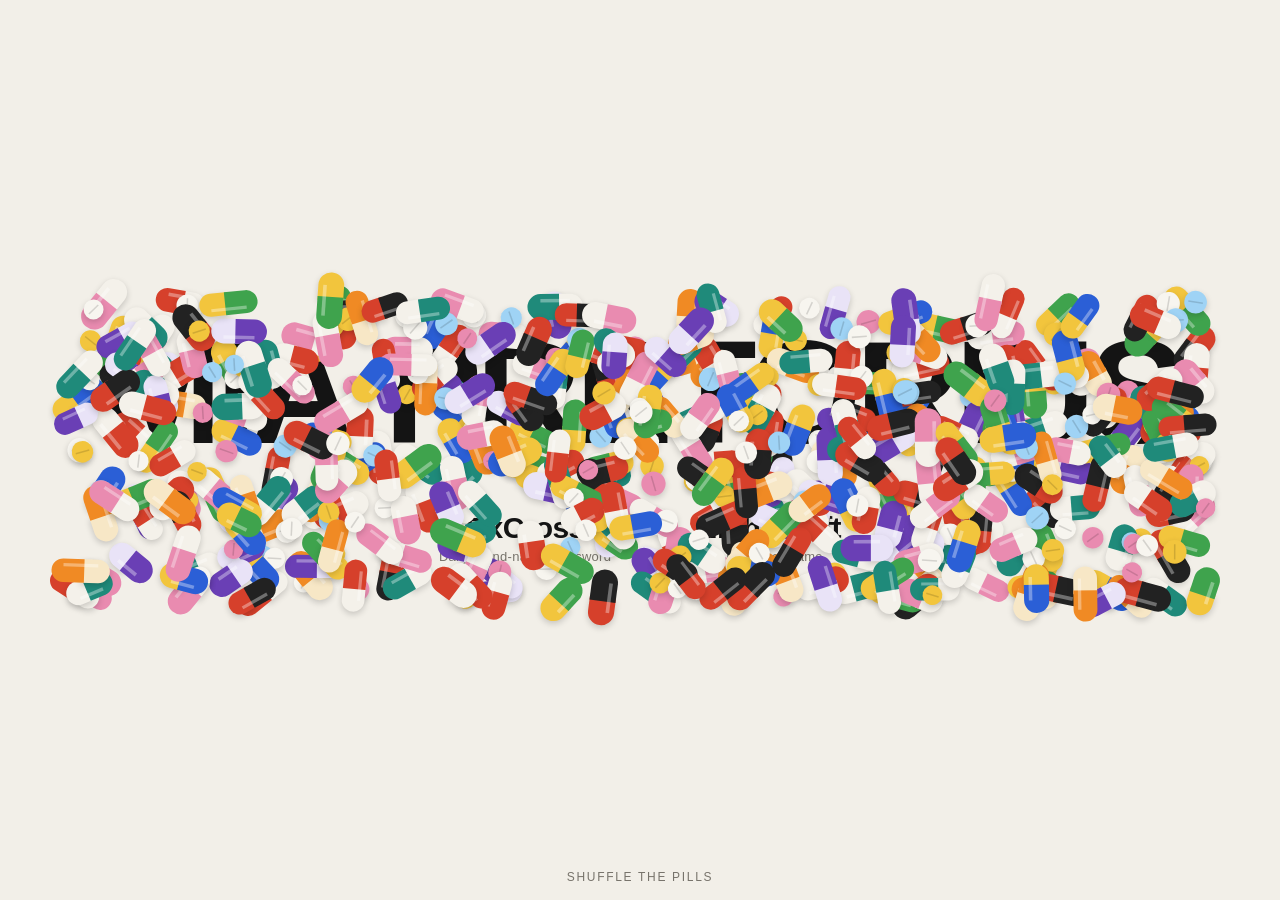
<file: index.html>
<!doctype html>
<html lang="en">
<head>
  <meta charset="utf-8">
  <meta name="viewport" content="width=device-width, initial-scale=1, viewport-fit=cover">
  <title>Mia Pretorius</title>
  <meta name="description" content="Mia Pretorius. Pharmacy, puzzles and a pharmacy game.">
  <link rel="icon" href="data:image/svg+xml,%3Csvg xmlns='http://www.w3.org/2000/svg' viewBox='0 0 64 64'%3E%3Cg transform='rotate(-35 32 32)'%3E%3Crect x='8' y='22' width='48' height='20' rx='10' fill='%23f2f0ea'/%3E%3Cpath d='M18 22h14v20H18a10 10 0 0 1 0-20z' fill='%23d6402b'/%3E%3C/g%3E%3C/svg%3E">
  <link rel="stylesheet" href="landing.css">
</head>
<body>
  <main class="stage">
    <h1 class="name" id="name"><span>Mia</span> <span>Pretorius</span></h1>
    <nav class="links" id="links" aria-label="Projects">
      <a href="rxcross/">
        <span class="link-title">RxCross</span>
        <span class="link-sub">Daily brand-name crossword</span>
      </a>
      <a href="pharmacy/">
        <span class="link-title">Night Shift</span>
        <span class="link-sub">A pharmacy game</span>
      </a>
    </nav>
  </main>
  <p class="hint" id="hint">Shuffle the pills</p>
  <canvas id="pills" class="pills" aria-hidden="true"></canvas>
  <script src="landing.js"></script>
</body>
</html>
</file>
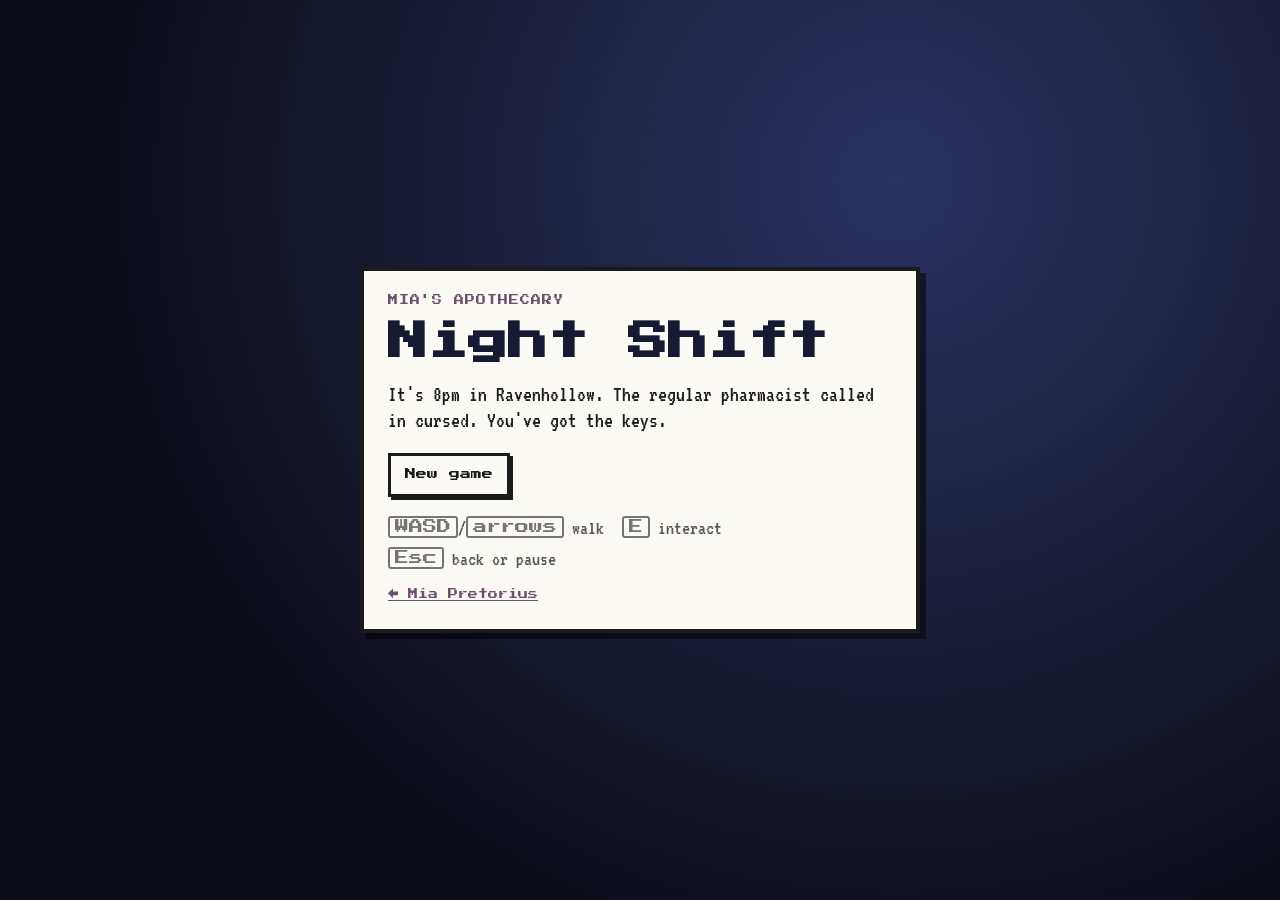
<file: pharmacy/index.html>
<!doctype html>
<html lang="en">
<head>
  <meta charset="utf-8">
  <meta name="viewport" content="width=device-width, initial-scale=1, viewport-fit=cover">
  <title>Night Shift</title>
  <meta name="description" content="Night Shift: run a late-night apothecary as Mia. Check IDs, spot forged scripts and compound occult remedies.">
  <link rel="icon" href="data:image/svg+xml,%3Csvg xmlns='http://www.w3.org/2000/svg' viewBox='0 0 16 16' shape-rendering='crispEdges'%3E%3Crect width='16' height='16' fill='%23161a33'/%3E%3Crect x='4' y='3' width='8' height='6' fill='%23f2ecc7'/%3E%3Crect x='6' y='3' width='6' height='4' fill='%23161a33'/%3E%3Crect x='3' y='10' width='10' height='3' fill='%233fd17a'/%3E%3C/svg%3E">
  <link rel="preconnect" href="https://fonts.googleapis.com">
  <link rel="preconnect" href="https://fonts.gstatic.com" crossorigin>
  <link rel="stylesheet" href="https://fonts.googleapis.com/css2?family=Press+Start+2P&family=VT323&display=swap">
  <link rel="stylesheet" href="game.css">
</head>
<body>
  <canvas id="world" aria-label="Pharmacy shop floor"></canvas>

  <!-- HUD -->
  <div id="hud" class="hud" hidden>
    <div class="hud-bar">
      <span id="hudNight">Night 1</span>
      <span id="hudClock">20:00</span>
      <span id="hudGoal" title="Earned tonight / goal">$0 / $50</span>
      <span id="hudBank">Bank $40</span>
      <span id="hudStrikes" class="strikes" title="Strikes"></span>
    </div>
    <div id="hudOrders" class="orders" aria-live="polite"></div>
  </div>
  <div id="prompt" class="prompt" hidden><kbd>E</kbd> <span id="promptText"></span></div>
  <div id="toasts" class="toasts" aria-live="polite"></div>

  <!-- Title -->
  <section id="title" class="screen" hidden>
    <div class="card">
      <p class="kicker">Mia's Apothecary</p>
      <h1>Night Shift</h1>
      <p class="lede">It's 8pm in Ravenhollow. The regular pharmacist called in cursed. You've got the keys.</p>
      <div class="buttons">
        <button type="button" id="btnContinue" class="primary" hidden>Continue</button>
        <button type="button" id="btnNew">New game</button>
      </div>
      <ul class="controls">
        <li><kbd>WASD</kbd>/<kbd>arrows</kbd> walk</li>
        <li><kbd>E</kbd> interact</li>
        <li><kbd>Esc</kbd> back or pause</li>
      </ul>
      <a class="home" href="../">&larr; Mia Pretorius</a>
    </div>
  </section>

  <!-- Night intro -->
  <section id="intro" class="screen" hidden>
    <div class="card">
      <h2 id="introTitle">Night 1</h2>
      <ul id="introNotes" class="notes"></ul>
      <p id="introGoal" class="goal"></p>
      <div class="buttons"><button type="button" id="btnClockIn" class="primary">Clock in</button></div>
    </div>
  </section>

  <!-- First-person counter view -->
  <section id="pov" class="pov" hidden>
    <canvas id="povCanvas" aria-label="Counter view: the customer, their ID, the prescription, the computer and the phone"></canvas>
    <div id="povPanels" class="pov-panels"></div>
    <div class="pov-bottom">
      <p class="pov-tip">Move the mouse to look around. Click the ID, the script, the computer or the phone. <kbd>1</kbd>&ndash;<kbd>4</kbd> also work.</p>
      <div id="dialogue" class="dialogue"><p id="dlgText"></p><span class="more" aria-hidden="true">&#9660;</span></div>
      <div id="povActions" class="pov-actions">
        <button type="button" id="btnFill" class="primary">Fill it <kbd>F</kbd></button>
        <button type="button" id="btnRefuse" class="danger">Refuse <kbd>R</kbd></button>
        <button type="button" id="btnAway">Step away <kbd>Esc</kbd></button>
      </div>
    </div>
  </section>

  <!-- Compounding -->
  <section id="mix" class="screen" hidden>
    <div class="card wide">
      <p class="kicker">Compounding</p>
      <h2 id="mixTitle"></h2>
      <p id="mixMsg" class="mix-msg"></p>
      <div id="mixSeq" class="seq"></div>
      <div id="mixJars" class="jars locked"></div>
      <div id="mixGrind" class="grind" hidden>
        <div class="bar"><div id="grindZone" class="zone"></div><div id="grindNeedle" class="needle"></div></div>
        <button type="button" id="btnGrind" class="primary">Grind <kbd>Space</kbd></button>
      </div>
      <div class="buttons"><button type="button" id="mixCancel">Put it down <kbd>Esc</kbd></button></div>
    </div>
  </section>

  <!-- Terminal -->
  <section id="terminal" class="screen" hidden>
    <div class="card wide terminal">
      <p class="kicker">Back office</p>
      <h2>Terminal</h2>
      <p id="termBank" class="goal"></p>
      <div class="tabs" role="tablist">
        <button type="button" class="term-tab" role="tab" data-tab="supplies">Supplies</button>
        <button type="button" class="term-tab" role="tab" data-tab="staff">Staff</button>
      </div>
      <div id="termBody" class="term-body"></div>
      <div class="buttons"><button type="button" id="termClose">Log off <kbd>Esc</kbd></button></div>
    </div>
  </section>

  <!-- End of night -->
  <section id="dayEnd" class="screen" hidden>
    <div class="card">
      <h2 id="endTitle"></h2>
      <div id="endBody"></div>
      <div class="buttons"><button type="button" id="btnNext" class="primary">Next night</button></div>
    </div>
  </section>

  <!-- Pause -->
  <section id="paused" class="screen" hidden>
    <div class="card">
      <h2>Paused</h2>
      <div class="buttons">
        <button type="button" id="btnResume" class="primary">Resume</button>
        <button type="button" id="btnQuit">Quit to title</button>
      </div>
    </div>
  </section>

  <!-- Touch controls -->
  <div id="touch" class="touch" hidden>
    <div class="dpad">
      <button type="button" data-key="ArrowUp" class="up" aria-label="Up">&#9650;</button>
      <button type="button" data-key="ArrowLeft" class="left" aria-label="Left">&#9664;</button>
      <button type="button" data-key="ArrowRight" class="right" aria-label="Right">&#9654;</button>
      <button type="button" data-key="ArrowDown" class="down" aria-label="Down">&#9660;</button>
    </div>
    <button type="button" id="touchAct" class="act" aria-label="Interact">A</button>
  </div>

  <script src="js/data.js"></script>
  <script src="js/art.js"></script>
  <script src="js/game.js"></script>
</body>
</html>
</file>
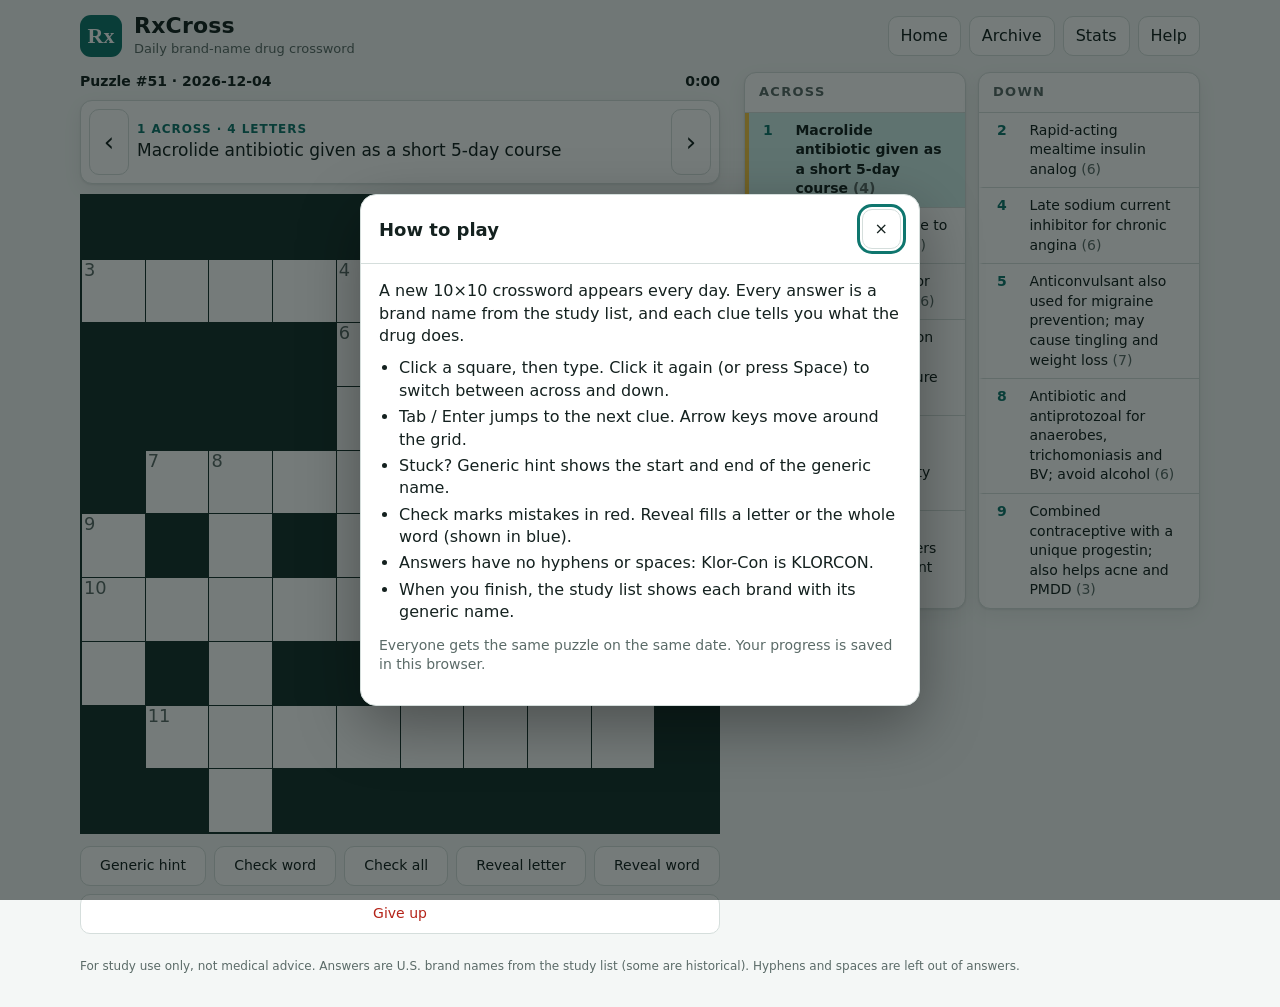
<file: rxcross/index.html>
<!doctype html>
<html lang="en">
<head>
  <meta charset="utf-8">
  <meta name="viewport" content="width=device-width, initial-scale=1, viewport-fit=cover">
  <title>RxCross - Daily Brand Name Crossword</title>
  <meta name="description" content="A daily 10x10 crossword for pharmacy students. Fill the grid with brand names using clues about what each drug does.">
  <link rel="icon" href="data:image/svg+xml,%3Csvg xmlns='http://www.w3.org/2000/svg' viewBox='0 0 64 64'%3E%3Crect width='64' height='64' rx='14' fill='%230f766e'/%3E%3Ctext x='32' y='45' font-family='Georgia,serif' font-size='36' font-weight='700' text-anchor='middle' fill='white'%3ERx%3C/text%3E%3C/svg%3E">
  <link rel="stylesheet" href="styles.css">
</head>
<body>
  <header class="topbar">
    <div class="brand">
      <span class="logo" aria-hidden="true">Rx</span>
      <div>
        <h1>RxCross</h1>
        <p class="tagline">Daily brand-name drug crossword</p>
      </div>
    </div>
    <nav class="top-actions" aria-label="Game menu">
      <a href="../" class="icon-btn home-link" title="Back to Mia Pretorius">Home</a>
      <button type="button" id="btnArchive" class="icon-btn" title="Past puzzles">Archive</button>
      <button type="button" id="btnStats" class="icon-btn" title="Your stats">Stats</button>
      <button type="button" id="btnHelp" class="icon-btn" title="How to play">Help</button>
    </nav>
  </header>

  <main class="game" id="game">
    <section class="play">
      <div class="meta">
        <span id="puzzleLabel" class="puzzle-label"></span>
        <span id="archiveNote" class="archive-note" hidden></span>
        <span id="timer" class="timer" aria-label="Elapsed time">0:00</span>
      </div>

      <div id="clueBar" class="clue-bar" aria-live="polite">
        <button type="button" id="prevClue" class="nav-btn" aria-label="Previous clue">&#8249;</button>
        <div class="cb-main">
          <div id="cbLabel" class="cb-label"></div>
          <div id="cbHint" class="cb-hint"></div>
          <div id="cbGeneric" class="cb-generic" hidden></div>
        </div>
        <button type="button" id="nextClue" class="nav-btn" aria-label="Next clue">&#8250;</button>
      </div>

      <div class="grid-wrap">
        <div id="grid" class="grid" role="grid" aria-label="Crossword grid"></div>
      </div>

      <div class="toolbar" role="toolbar" aria-label="Helpers">
        <button type="button" id="btnGeneric" title="Show part of the generic name">Generic hint</button>
        <button type="button" id="btnCheckWord">Check word</button>
        <button type="button" id="btnCheckAll">Check all</button>
        <button type="button" id="btnRevealLetter">Reveal letter</button>
        <button type="button" id="btnRevealWord">Reveal word</button>
        <button type="button" id="btnGiveUp" class="danger">Give up</button>
        <button type="button" id="btnStudy" hidden>Study list</button>
      </div>
      <p id="toast" class="toast" role="status" hidden></p>
    </section>

    <section class="clues" aria-label="Clues">
      <div class="clue-col">
        <h2>Across</h2>
        <ol id="cluesAcross" class="clue-list"></ol>
      </div>
      <div class="clue-col">
        <h2>Down</h2>
        <ol id="cluesDown" class="clue-list"></ol>
      </div>
    </section>
  </main>

  <footer class="foot">
    For study use only, not medical advice. Answers are U.S. brand names from the study list
    (some are historical). Hyphens and spaces are left out of answers.
  </footer>

  <input id="kbd" class="kbd" type="text" inputmode="text" autocomplete="off" autocorrect="off"
         autocapitalize="characters" spellcheck="false" aria-label="Type your answer" value="_">

  <dialog id="dlg" class="dlg" aria-labelledby="dlgTitle">
    <div class="dlg-head">
      <h2 id="dlgTitle"></h2>
      <button type="button" id="dlgClose" class="icon-btn" aria-label="Close">&times;</button>
    </div>
    <div id="dlgBody" class="dlg-body"></div>
  </dialog>

  <script src="js/drugs.js"></script>
  <script src="js/puzzle.js"></script>
  <script src="js/app.js"></script>
</body>
</html>
</file>
<file: landing.css>
:root {
  color-scheme: light dark;
  --bg: #f2efe8;
  --ink: #141414;
  --muted: #77736b;
  --line: #141414;
}

@media (prefers-color-scheme: dark) {
  :root {
    --bg: #121211;
    --ink: #f2efe8;
    --muted: #9c978d;
    --line: #f2efe8;
  }
}

* { box-sizing: border-box; }

html, body { height: 100%; }

body {
  margin: 0;
  background: var(--bg);
  color: var(--ink);
  font-family: "Helvetica Neue", Helvetica, Arial, sans-serif;
  overflow: hidden;
  touch-action: none;
  user-select: none;
  -webkit-user-select: none;
}

.stage {
  min-height: 100%;
  display: flex;
  flex-direction: column;
  align-items: center;
  justify-content: center;
  gap: clamp(28px, 5vh, 56px);
  padding: 16px;
}

.name {
  margin: 0;
  font-weight: 700;
  font-size: clamp(52px, 11.5vw, 190px);
  line-height: .9;
  letter-spacing: -.045em;
  text-transform: uppercase;
  text-align: center;
}
.name span { display: inline-block; }

.links {
  display: flex;
  gap: clamp(24px, 6vw, 96px);
  flex-wrap: wrap;
  justify-content: center;
}
.links a {
  display: flex;
  flex-direction: column;
  align-items: center;
  gap: 4px;
  color: inherit;
  text-decoration: none;
  padding: 8px 4px;
  border-bottom: 2px solid transparent;
  transition: border-color .15s;
}
.links a:hover, .links a:focus-visible { border-bottom-color: var(--line); outline: none; }
.link-title { font-size: clamp(20px, 2.4vw, 30px); font-weight: 700; letter-spacing: -.02em; }
.link-sub { font-size: 13px; color: var(--muted); letter-spacing: .02em; }

.hint {
  position: fixed;
  left: 0; right: 0; bottom: 16px;
  margin: 0;
  text-align: center;
  font-size: 12px;
  letter-spacing: .14em;
  text-transform: uppercase;
  color: var(--muted);
  transition: opacity .6s;
  pointer-events: none;
}
.hint.gone { opacity: 0; }

/* Pills sit on top of everything but never block clicks. */
.pills {
  position: fixed;
  inset: 0;
  width: 100%;
  height: 100%;
  pointer-events: none;
}
</file>
<file: pharmacy/game.css>
:root {
  --ink: #1b1b1b;
  --paper: #fbfaf4;
  --night: #161a33;
  --accent: #3fd17a;
  --accent-ink: #0d2a18;
  --danger: #d6402b;
  --gold: #f7c948;
  --pixel: "Press Start 2P", ui-monospace, monospace;
  --read: "VT323", ui-monospace, monospace;
}

* { box-sizing: border-box; }
[hidden] { display: none !important; }

html, body { margin: 0; height: 100%; background: #121218; overflow: hidden; }
body { font-family: var(--read); color: var(--ink); -webkit-font-smoothing: none; }

canvas { display: block; image-rendering: pixelated; }
#world { position: fixed; inset: 0; }

kbd {
  font-family: var(--pixel);
  font-size: .7em;
  padding: 2px 5px;
  border: 2px solid currentColor;
  border-radius: 3px;
  opacity: .8;
}

button {
  font-family: var(--pixel);
  font-size: 11px;
  line-height: 1.5;
  color: var(--ink);
  background: var(--paper);
  border: 3px solid var(--ink);
  border-radius: 0;
  padding: 10px 14px;
  cursor: pointer;
  box-shadow: 3px 3px 0 var(--ink);
  min-height: 44px;
}
button:hover:not(:disabled) { transform: translate(-1px, -1px); box-shadow: 4px 4px 0 var(--ink); }
button:active:not(:disabled) { transform: translate(2px, 2px); box-shadow: 1px 1px 0 var(--ink); }
button:focus-visible { outline: 3px solid var(--gold); outline-offset: 2px; }
button:disabled { opacity: .45; cursor: not-allowed; }
button.primary { background: var(--accent); color: var(--accent-ink); }
button.danger { background: #f6c9c2; }
button.armed { background: var(--danger); color: #fff; }

/* ---------- screens (title, intro, overlays) ---------- */
.screen {
  position: fixed; inset: 0;
  display: grid; place-items: center;
  padding: 16px;
  background: rgba(10, 10, 20, .72);
  z-index: 20;
  overflow-y: auto;
}
.card {
  width: min(560px, 100%);
  background: var(--paper);
  border: 4px solid var(--ink);
  box-shadow: 6px 6px 0 rgba(0, 0, 0, .5);
  padding: 24px;
  font-size: 22px;
  line-height: 1.15;
}
.card.wide { width: min(760px, 100%); }
.card h1, .card h2 { font-family: var(--pixel); margin: 0 0 14px; line-height: 1.3; }
.card h1 { font-size: clamp(26px, 6vw, 40px); color: var(--night); }
.card h2 { font-size: clamp(16px, 3.6vw, 22px); }
.kicker { font-family: var(--pixel); font-size: 10px; letter-spacing: .1em; text-transform: uppercase; color: #6d4f6e; margin: 0 0 10px; }
.lede { margin: 0 0 20px; }
.buttons { display: flex; gap: 12px; flex-wrap: wrap; margin-top: 18px; }
.controls { list-style: none; padding: 0; margin: 20px 0 0; display: flex; gap: 8px 18px; flex-wrap: wrap; font-size: 20px; color: #555; }
.home { display: inline-block; margin-top: 18px; color: #6d4f6e; font-family: var(--pixel); font-size: 10px; }
.notes { margin: 0; padding-left: 22px; }
.notes li { margin-bottom: 8px; }
.goal { font-family: var(--pixel); font-size: 11px; line-height: 1.6; margin: 16px 0 0; color: #2f6f4f; }

.summary { display: grid; grid-template-columns: auto auto; gap: 4px 24px; margin: 0; }
.summary dt { color: #555; }
.summary dd { margin: 0; text-align: right; font-weight: bold; }
.end-note { margin: 16px 0 0; }

#title { background: radial-gradient(circle at 70% 20%, #2b3260, #0c0c18 70%); }
#title .card { background: var(--paper); }

/* ---------- HUD ---------- */
.hud { position: fixed; top: 0; left: 0; right: 0; z-index: 15; pointer-events: none; padding: 10px; }
.hud-bar {
  display: flex; gap: 6px 16px; flex-wrap: wrap; align-items: center;
  width: fit-content; max-width: 100%;
  background: rgba(22, 26, 51, .88); color: #f2ecc7;
  border: 3px solid var(--ink);
  font-family: var(--pixel); font-size: 10px; line-height: 1.6;
  padding: 8px 12px;
}
#hudGoal.met { color: var(--accent); }
.strikes { color: #ff8a80; letter-spacing: 2px; }
.orders { margin-top: 8px; display: flex; flex-direction: column; gap: 6px; width: min(260px, 60vw); }
body[data-mode="pov"] .orders { display: none; }
.order {
  position: relative; overflow: hidden;
  background: var(--paper); border: 3px solid var(--ink);
  padding: 4px 8px 8px; font-size: 18px; line-height: 1;
  display: flex; flex-direction: column; gap: 2px;
}
.order strong { font-weight: normal; }
.order span { color: #555; font-size: 16px; }
.order.ready { background: #d4f7de; }
.order.counter { background: var(--gold); padding-bottom: 4px; }
.order .patience { position: absolute; left: 0; bottom: 0; height: 3px; background: #6d4f6e; }

.prompt {
  position: fixed; left: 50%; bottom: 24px; transform: translateX(-50%);
  z-index: 15; pointer-events: none;
  background: var(--paper); border: 3px solid var(--ink);
  box-shadow: 3px 3px 0 var(--ink);
  font-family: var(--pixel); font-size: 11px; padding: 10px 14px; white-space: nowrap;
}

.toasts {
  position: fixed; right: 10px; top: 10px; z-index: 30;
  display: flex; flex-direction: column; gap: 6px; align-items: flex-end;
  pointer-events: none; width: min(360px, calc(100vw - 20px));
}
.toast {
  background: var(--paper); border: 3px solid var(--ink);
  padding: 6px 10px; font-size: 19px; line-height: 1.05;
  transition: opacity .4s, transform .4s;
}
.toast.good { background: #d4f7de; }
.toast.bad { background: #fbd2cc; }
.toast.out { opacity: 0; transform: translateX(20px); }

/* ---------- first-person counter ---------- */
.pov { position: fixed; inset: 0; z-index: 10; background: #0c0c10; }
.pov canvas { position: absolute; inset: 0; }
.pov-panels {
  position: absolute; left: 10px; right: 10px; top: 56px;
  display: flex; gap: 12px; flex-wrap: wrap; align-items: flex-start;
  pointer-events: none;
}
.doc {
  position: relative; pointer-events: auto;
  width: min(300px, calc(100vw - 20px));
  background: var(--paper); border: 3px solid var(--ink);
  box-shadow: 4px 4px 0 rgba(0, 0, 0, .55);
  padding: 10px 12px 12px; font-size: 21px; line-height: 1.05;
  animation: pop .12s ease-out;
}
@keyframes pop { from { transform: scale(.94); opacity: 0; } }
.doc header { font-family: var(--pixel); font-size: 8px; line-height: 1.6; margin: 0 26px 8px 0; color: #444; }
.doc dl { display: grid; grid-template-columns: auto 1fr; gap: 2px 10px; margin: 0; }
.doc dt { color: #666; }
.doc dd { margin: 0; }
.doc h4 { font-family: var(--pixel); font-size: 8px; line-height: 1.6; margin: 10px 0 4px; }
.doc-close {
  position: absolute; top: 4px; right: 4px;
  min-height: 0; width: 26px; height: 26px; padding: 0;
  box-shadow: none; border-width: 2px; font-size: 12px;
}
.doc-id { background: #e8eef7; }
.doc-id header { background: #2d4f8b; color: #fff; margin: -10px -12px 8px; padding: 6px 36px 6px 12px; }
.id-body { display: flex; gap: 10px; }
.id-photo { width: 64px; height: 72px; border: 2px solid var(--ink); flex: none; }
.doc-rx dd.sig { font-family: "Brush Script MT", "Segoe Script", cursive; font-size: 22px; color: #2d4f8b; }
.doc-rx dd.sig.empty { border-bottom: 2px dashed #aaa; min-height: 20px; }
.doc-computer { background: #123a3a; color: #4fd1c5; border-color: #22252b; }
.doc-computer header, .doc-computer dt { color: #8fe3da; }
.doc-computer .doc-close { background: #22252b; color: #4fd1c5; border-color: #4fd1c5; }
.stock { list-style: none; margin: 0; padding: 0; }
.stock .out { color: #ff8a80; }
.warn { color: #ff8a80; margin: 6px 0 0; }
.doc-phone { background: #2a2a2a; color: #f2ecc7; }
.doc-phone header { color: #ccc; }
.doc-phone .doc-close { background: #3a3a3a; color: #f2ecc7; border-color: #f2ecc7; }
.call { margin: 0; font-size: 22px; }

.pov-bottom {
  position: absolute; left: 0; right: 0; bottom: 0;
  padding: 10px; display: flex; flex-direction: column; align-items: center; gap: 10px;
}
.pov-tip { margin: 0; color: #c9c4b8; font-size: 18px; text-align: center; text-shadow: 1px 1px 0 #000; }
.dialogue {
  position: relative; width: min(760px, 100%);
  background: var(--paper); border: 4px solid var(--ink);
  box-shadow: inset 0 0 0 3px #c9c4b8, 4px 4px 0 rgba(0, 0, 0, .5);
  padding: 14px 40px 14px 18px; min-height: 72px; cursor: pointer;
}
.dialogue p { margin: 0; font-size: 26px; line-height: 1.05; }
.more { position: absolute; right: 14px; bottom: 8px; font-size: 14px; animation: blink 1s steps(2) infinite; }
@keyframes blink { 50% { opacity: 0; } }
.pov-actions { display: flex; gap: 10px; flex-wrap: wrap; justify-content: center; }

/* ---------- compounding ---------- */
.mix-msg { margin: 0 0 12px; min-height: 1.2em; }
.seq { display: flex; gap: 8px; margin-bottom: 16px; flex-wrap: wrap; }
.slot {
  width: 56px; height: 56px; display: grid; place-items: center;
  border: 3px solid var(--ink); background: #e8e4d6;
  font-size: 30px; font-family: var(--pixel);
}
.slot.lit { background: var(--gold); transform: translateY(-3px); }
.slot.done { background: #d4f7de; }
.jars { display: grid; grid-template-columns: repeat(auto-fill, minmax(120px, 1fr)); gap: 8px; }
.jars.locked { opacity: .55; pointer-events: none; }
.jar { display: flex; flex-direction: column; align-items: center; gap: 4px; padding: 8px 6px; font-size: 9px; }
.jar-icon { font-size: 26px; line-height: 1; }
.jar-name { font-size: 8px; line-height: 1.4; text-align: center; }
.jar-count { font-size: 8px; color: #666; }
.jar.good { animation: good .3s; }
.jar.bad { animation: shake .3s; background: #fbd2cc; }
@keyframes good { 50% { background: var(--accent); } }
@keyframes shake { 25% { transform: translateX(-4px); } 75% { transform: translateX(4px); } }
.grind { display: flex; gap: 14px; align-items: center; margin-top: 8px; flex-wrap: wrap; }
.bar { position: relative; flex: 1; min-width: 200px; height: 28px; border: 3px solid var(--ink); background: #e8e4d6; }
.zone { position: absolute; top: 0; bottom: 0; background: var(--accent); }
.needle { position: absolute; top: -6px; bottom: -6px; width: 4px; margin-left: -2px; background: var(--danger); }

/* ---------- terminal ---------- */
.terminal { background: #123a3a; color: #8fe3da; border-color: #22252b; }
.terminal h2 { color: #4fd1c5; }
.terminal .kicker, .terminal .goal { color: #8fe3da; }
.tabs { display: flex; gap: 8px; margin: 16px 0 12px; }
.term-tab[aria-selected="true"] { background: #4fd1c5; }
.term-body { display: flex; flex-direction: column; gap: 6px; }
.term-row { display: flex; align-items: center; gap: 12px; padding: 4px 0; border-bottom: 2px dashed #2a5a5a; }
.term-icon { font-size: 24px; width: 32px; text-align: center; }
.term-name { flex: 1; }
.term-stock { min-width: 60px; text-align: right; }
.term-stock.locked { color: #6a9a95; }
.term-face { width: 32px; height: 48px; }
.term-note { margin: 0 0 8px; }

/* ---------- touch ---------- */
.touch { position: fixed; inset: auto 0 0 0; z-index: 16; display: flex; justify-content: space-between; align-items: flex-end; padding: 16px; pointer-events: none; }
.touch button { pointer-events: auto; touch-action: none; opacity: .85; }
.dpad { display: grid; grid-template-columns: repeat(3, 52px); grid-template-rows: repeat(3, 52px); gap: 4px; }
.dpad button { padding: 0; min-height: 0; font-size: 14px; }
.dpad .up { grid-column: 2; grid-row: 1; }
.dpad .left { grid-column: 1; grid-row: 2; }
.dpad .right { grid-column: 3; grid-row: 2; }
.dpad .down { grid-column: 2; grid-row: 3; }
.act { width: 76px; height: 76px; border-radius: 50%; font-size: 18px; background: var(--accent); }
@media (pointer: coarse) { .prompt { bottom: 200px; } .pov-tip { display: none; } }
</file>
<file: rxcross/styles.css>
:root {
  color-scheme: light dark;
  --bg: #f4f7f6;
  --surface: #ffffff;
  --ink: #14211f;
  --muted: #5b6b68;
  --line: #d5dedc;
  --accent: #0f766e;
  --accent-ink: #ffffff;
  --block: #16302d;
  --cell: #ffffff;
  --word: #cfeee9;
  --active: #f7c948;
  --wrong: #c62828;
  --revealed: #1d4ed8;
  --danger: #b42318;
  --shadow: 0 1px 2px rgba(10, 30, 28, .08), 0 6px 20px rgba(10, 30, 28, .06);
}

@media (prefers-color-scheme: dark) {
  :root {
    --bg: #0d1a18;
    --surface: #152724;
    --ink: #e8f1ef;
    --muted: #9bb0ab;
    --line: #29403c;
    --accent: #2dd4bf;
    --accent-ink: #062623;
    --block: #050d0c;
    --cell: #34524d;
    --word: #2f7a70;
    --active: #d9a50f;
    --wrong: #ff7b72;
    --revealed: #7aa7ff;
    --danger: #ff8a80;
    --shadow: none;
  }
}

* { box-sizing: border-box; }

html { -webkit-text-size-adjust: 100%; }

body {
  margin: 0;
  background: var(--bg);
  color: var(--ink);
  font: 16px/1.4 system-ui, -apple-system, "Segoe UI", Roboto, sans-serif;
  min-height: 100vh;
  padding: 0 16px 32px;
}

button {
  font: inherit;
  color: inherit;
  background: var(--surface);
  border: 1px solid var(--line);
  border-radius: 10px;
  padding: 8px 12px;
  cursor: pointer;
  min-height: 40px;
}
button:hover:not(:disabled) { border-color: var(--accent); }
button:focus-visible { outline: 3px solid var(--accent); outline-offset: 2px; }
button:disabled { opacity: .45; cursor: not-allowed; }
button.primary { background: var(--accent); color: var(--accent-ink); border-color: var(--accent); font-weight: 600; }
button.danger { color: var(--danger); }
button.danger.armed { background: var(--danger); color: #fff; border-color: var(--danger); }

/* ---------- top bar ---------- */
.topbar {
  max-width: 1120px;
  margin: 0 auto;
  padding: 14px 0;
  display: flex;
  align-items: center;
  justify-content: space-between;
  gap: 12px;
}
.brand { display: flex; align-items: center; gap: 12px; }
.logo {
  width: 42px; height: 42px; border-radius: 11px;
  background: var(--accent); color: var(--accent-ink);
  display: grid; place-items: center;
  font: 700 22px Georgia, serif;
}
h1 { margin: 0; font-size: 22px; line-height: 1.1; letter-spacing: .2px; }
.tagline { margin: 2px 0 0; color: var(--muted); font-size: 13px; }
.top-actions { display: flex; gap: 8px; }
.icon-btn { padding: 6px 12px; }
.home-link {
  display: inline-flex; align-items: center;
  min-height: 40px; border: 1px solid var(--line); border-radius: 10px;
  background: var(--surface); color: inherit; text-decoration: none;
}
.home-link:hover { border-color: var(--accent); }

/* ---------- layout ---------- */
.game {
  max-width: 1120px;
  margin: 0 auto;
  display: grid;
  grid-template-columns: minmax(0, 1fr);
  gap: 16px;
  align-items: start;
}
@media (min-width: 900px) {
  .game { grid-template-columns: minmax(0, 640px) minmax(0, 1fr); gap: 24px; }
}

.meta {
  display: flex; align-items: center; gap: 10px; flex-wrap: wrap;
  margin-bottom: 8px; color: var(--muted); font-size: 14px;
}
.puzzle-label { font-weight: 600; color: var(--ink); }
.archive-note a { color: var(--accent); }
.timer { margin-left: auto; font-variant-numeric: tabular-nums; font-weight: 600; color: var(--ink); }

/* ---------- active clue ---------- */
.clue-bar {
  display: flex; align-items: stretch; gap: 8px;
  background: var(--surface);
  border: 1px solid var(--line);
  border-radius: 12px;
  padding: 8px;
  margin-bottom: 10px;
  box-shadow: var(--shadow);
  min-height: 84px;
}
.nav-btn { width: 40px; padding: 0; font-size: 26px; line-height: 1; flex: none; }
.cb-main { flex: 1; min-width: 0; display: flex; flex-direction: column; justify-content: center; gap: 2px; }
.cb-label { font-size: 12px; text-transform: uppercase; letter-spacing: .08em; color: var(--accent); font-weight: 700; }
.cb-hint { font-size: 17px; font-weight: 500; }
.cb-generic { font: 14px ui-monospace, SFMono-Regular, Menlo, Consolas, monospace; color: var(--muted); }

/* ---------- grid ---------- */
.grid-wrap { width: 100%; }
.grid {
  container-type: inline-size;
  display: grid;
  grid-template-columns: repeat(var(--n, 10), 1fr);
  width: 100%;
  aspect-ratio: 1;
  background: var(--block);
  border: 2px solid var(--block);
  gap: 1px;
  user-select: none;
  -webkit-user-select: none;
  touch-action: manipulation;
}
.cell {
  position: relative;
  background: var(--cell);
  display: grid;
  place-items: center;
  cursor: pointer;
  min-width: 0;
}
.cell.block { background: var(--block); cursor: default; }
.cell .num {
  position: absolute; top: 1px; left: 2px;
  font-size: max(9px, calc(28cqw / var(--n, 10)));
  line-height: 1;
  color: var(--muted);
  pointer-events: none;
}
.cell .ch {
  font-size: max(15px, calc(66cqw / var(--n, 10)));
  font-weight: 600;
  line-height: 1;
  padding-top: 18%;
  pointer-events: none;
}
.cell.word { background: var(--word); }
.cell.active { background: var(--active); }
.cell.active .ch, .cell.active .num { color: #1b1300; }
.cell.revealed .ch { color: var(--revealed); }
.cell.active.revealed .ch { color: #0b2a8a; }
.cell.wrong .ch { color: var(--wrong); }
.cell.wrong::after {
  content: ""; position: absolute; inset: 0;
  background: linear-gradient(to top right, transparent calc(50% - 1px), var(--wrong) 50%, transparent calc(50% + 1px));
  opacity: .8; pointer-events: none;
}
.grid.done .cell { cursor: default; }

/* ---------- toolbar ---------- */
.toolbar { display: flex; flex-wrap: wrap; gap: 8px; margin-top: 12px; }
.toolbar button { flex: 1 1 auto; font-size: 14px; }
.toast {
  margin: 10px 0 0; padding: 8px 12px; border-radius: 10px;
  background: var(--ink); color: var(--bg); font-size: 14px;
}

/* ---------- clue lists ---------- */
.clues { display: grid; grid-template-columns: 1fr; gap: 12px; }
@media (min-width: 560px) { .clues { grid-template-columns: 1fr 1fr; } }
.clue-col {
  background: var(--surface);
  border: 1px solid var(--line);
  border-radius: 12px;
  overflow: hidden;
  box-shadow: var(--shadow);
}
.clue-col h2 {
  margin: 0; padding: 10px 14px; font-size: 13px; letter-spacing: .1em; text-transform: uppercase;
  color: var(--muted); border-bottom: 1px solid var(--line);
}
.clue-list { list-style: none; margin: 0; padding: 0; max-height: 260px; overflow-y: auto; position: relative; }
@media (min-width: 900px) { .clue-list { max-height: 560px; } }
.clue-list li {
  display: flex; gap: 10px; padding: 8px 14px; cursor: pointer; font-size: 14px;
  border-left: 4px solid transparent;
}
.clue-list li + li { border-top: 1px solid var(--line); }
.clue-list li:hover { background: var(--word); }
.clue-list li .n { font-weight: 700; min-width: 1.6em; color: var(--accent); }
.clue-list li .len { color: var(--muted); white-space: nowrap; }
.clue-list li.filled .t { color: var(--muted); }
.clue-list li.cross { background: var(--word); }
.clue-list li.current { background: var(--word); border-left-color: var(--active); font-weight: 600; }

/* ---------- misc ---------- */
.foot { max-width: 1120px; margin: 24px auto 0; color: var(--muted); font-size: 12px; }

.kbd {
  position: fixed; left: 0; bottom: 0; width: 1px; height: 1px;
  opacity: 0; font-size: 16px; border: 0; padding: 0; pointer-events: none;
}

/* ---------- dialog ---------- */
.dlg {
  width: min(560px, calc(100vw - 32px));
  max-height: calc(100vh - 48px);
  padding: 0;
  border: 1px solid var(--line);
  border-radius: 16px;
  background: var(--surface);
  color: var(--ink);
  box-shadow: 0 20px 60px rgba(0, 0, 0, .35);
}
.dlg::backdrop { background: rgba(5, 15, 14, .55); }
.dlg-head { display: flex; align-items: center; justify-content: space-between; padding: 14px 18px; border-bottom: 1px solid var(--line); }
.dlg-head h2 { margin: 0; font-size: 18px; }
.dlg-body { padding: 16px 18px 20px; overflow-y: auto; max-height: calc(100vh - 140px); }
.dlg-body p { margin: 0 0 10px; }
.dlg-body ul { padding-left: 20px; margin: 0 0 12px; }
.dlg-body li { margin-bottom: 4px; }

.stats { display: grid; grid-template-columns: repeat(4, 1fr); gap: 8px; text-align: center; margin-bottom: 14px; }
.stat b { display: block; font-size: 26px; line-height: 1.1; }
.stat span { font-size: 12px; color: var(--muted); }
.row-actions { display: flex; flex-wrap: wrap; gap: 8px; margin: 12px 0; }
.countdown { color: var(--muted); font-size: 14px; }

.archive-list { list-style: none; padding: 0 !important; display: grid; grid-template-columns: repeat(auto-fill, minmax(150px, 1fr)); gap: 8px; }
.archive-list a {
  display: block; padding: 8px 10px; border: 1px solid var(--line); border-radius: 10px;
  text-decoration: none; color: inherit; font-size: 14px;
}
.archive-list a:hover { border-color: var(--accent); }
.archive-list small { color: var(--muted); display: block; }
.archive-list .won small { color: var(--accent); }

.study { list-style: none; padding: 0 !important; margin: 0; }
.study li { padding: 8px 0; border-top: 1px solid var(--line); margin: 0; }
.study li:first-child { border-top: 0; }
.study b { font-size: 16px; }
.study .gen { color: var(--accent); font-weight: 600; }
.study .what { color: var(--muted); font-size: 14px; display: block; }

pre.share { background: var(--bg); border: 1px solid var(--line); border-radius: 10px; padding: 10px; line-height: 1.25; font-size: 14px; overflow-x: auto; }

@media (max-width: 420px) {
  body { padding: 0 10px 24px; }
  .tagline { display: none; }
  .cb-hint { font-size: 16px; }
}

@media print {
  .topbar, .toolbar, .clue-bar, .foot, .kbd { display: none; }
}
</file>
